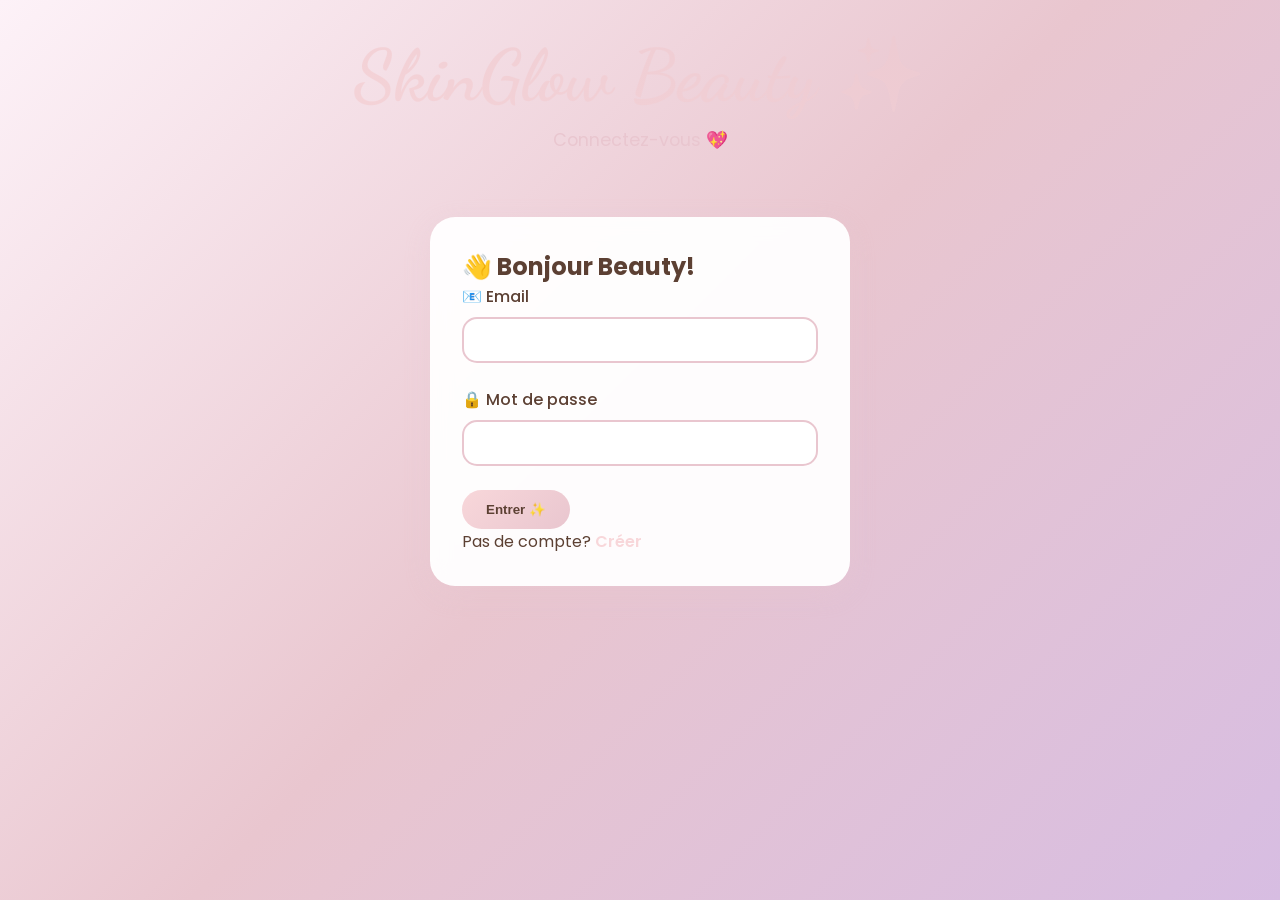
<file: index.html>
<!DOCTYPE html>
<html lang="fr">
<head>
    <meta charset="UTF-8">
    <meta name="viewport" content="width=device-width, initial-scale=1.0">
    <title>SkinGlow Beauty 💖 - App Complète IA Glow</title>
    <link href="https://fonts.googleapis.com/css2?family=Dancing+Script:wght@400;700&family=Poppins:wght@300;400;600&display=swap" rel="stylesheet">
    <style>
/* CSS complet fusionné - optimisé glow */
:root {
  --rose-elegant: #f8d7da;
  --rose-subtil: #e9c6cf;
  --mauve-doux: #d7bde2;
  --creme-clair: #fdf2f8;
  --beige-fonce: #d4af37;
  --shadow-subtil: 0 8px 25px rgba(233, 198, 207, 0.3);
}
* { margin: 0; padding: 0; box-sizing: border-box; }
body {
  font-family: 'Poppins', sans-serif;
  background: linear-gradient(135deg, var(--creme-clair), var(--rose-subtil), var(--mauve-doux));
  min-height: 100vh;
  color: #5c4033;
}
.header-glow, .header {
  text-align: center;
  padding: 2rem 0;
  cursor: pointer;
}
.header-glow h1, .header h1 {
  font-family: 'Dancing Script', cursive;
  font-size: clamp(2.5rem, 8vw, 4.5rem);
  background: linear-gradient(45deg, var(--rose-elegant), var(--rose-subtil));
  -webkit-background-clip: text;
  -webkit-text-fill-color: transparent;
  margin-bottom: 0.5rem;
}
.header-glow:hover h1, .header:hover h1 { transform: scale(1.05); transition: transform 0.3s; }
.user-info { color: var(--rose-subtil); font-size: 1.1rem; }
.logout-btn {
  position: fixed; top: 20px; right: 20px; background: var(--rose-elegant); color: #5c4033; border: none; padding: 10px 20px; border-radius: 25px; cursor: pointer; z-index: 1000;
}
.hidden { display: none; }
.glow-section { background: rgba(255,255,255,0.95); backdrop-filter: blur(10px); padding: 2rem; border-radius: 25px; margin: 1rem 0; box-shadow: var(--shadow-subtil); }
.btn { background: linear-gradient(135deg, var(--rose-elegant), var(--rose-subtil)); color: #5c4033; border: none; padding: 12px 24px; border-radius: 25px; cursor: pointer; font-weight: 600; transition: all 0.3s; }
.btn:hover { transform: translateY(-2px); box-shadow: var(--shadow-subtil); }
.form-group { margin-bottom: 1.5rem; }
label { display: block; margin-bottom: 0.5rem; font-weight: 500; }
input, select { width: 100%; padding: 12px; border: 2px solid var(--rose-subtil); border-radius: 15px; font-size: 1rem; }
input:focus, select:focus { outline: none; border-color: var(--rose-elegant); }
.nav-tabs { display: flex; gap: 1rem; justify-content: center; flex-wrap: wrap; padding: 1rem; }
.tab-btn { padding: 12px 20px; border: none; background: var(--rose-subtil); color: #5c4033; border-radius: 20px; cursor: pointer; }
.tab-btn.active { background: var(--rose-elegant); }
.tab-section { display: none; }
.tab-section.active { display: block; }
.upload-area { border: 2px dashed var(--rose-subtil); border-radius: 20px; padding: 2rem; text-align: center; cursor: pointer; }
canvas { max-width: 100%; max-height: 300px; border-radius: 15px; display: block; margin: 1rem auto; }
.results-card { background: var(--creme-clair); padding: 1.5rem; border-radius: 15px; border-left: 4px solid var(--rose-subtil); }
.products-grid { display: grid; grid-template-columns: repeat(auto-fit, minmax(280px, 1fr)); gap: 1rem; }
.product-card { background: white; padding: 1rem; border-radius: 15px; box-shadow: var(--shadow-subtil); }
table { width: 100%; border-collapse: collapse; margin: 1rem 0; }
th, td { padding: 12px; text-align: left; border-bottom: 1px solid var(--rose-subtil); }
.rating { text-align: center; margin: 1rem 0; }
.stars { font-size: 2rem; color: #ddd; cursor: pointer; margin: 0 2px; }
.stars.active { color: gold; }
#review-text, #chat-input { width: 100%; padding: 1rem; border: 2px solid var(--rose-subtil); border-radius: 15px; resize: vertical; }
.chat-input { display: flex; gap: 1rem; margin-top: 1rem; }
#chat-messages { height: 300px; overflow-y: auto; background: var(--creme-clair); border-radius: 15px; padding: 1rem; }
.message { background: white; padding: 1rem; margin-bottom: 1rem; border-radius: 15px; }
.success, .error { padding: 1rem; border-radius: 10px; margin: 1rem 0; }
.success { background: #d4edda; color: #155724; border-left: 4px solid #28a745; }
.error { background: #f8d7da; color: #721c24; border-left: 4px solid #dc3545; }
.loading { border: 3px solid #f3f3f3; border-top: 3px solid var(--rose-elegant); border-radius: 50%; width: 20px; height: 20px; animation: spin 1s linear infinite; }
@keyframes spin { 0% { transform: rotate(0deg); } 100% { transform: rotate(360deg); } }
@media (max-width: 768px) { .nav-tabs { flex-direction: column; } .filters { flex-direction: column; } }
</style>
</head>
<body>
    <header class="header-glow" onclick="showTab('analysis')">
        <h1>SkinGlow Beauty ✨</h1>
        <div class="user-info" id="userInfo">Connectez-vous 💖</div>
    </header>

    <button class="logout-btn" onclick="logout()" id="logout-btn" style="display:none;">🔓 Déconnexion</button>

    <!-- Auth/Login intégrée -->
    <div id="auth-section" class="glow-section" style="max-width: 420px; margin: 2rem auto;">
        <div id="login-form">
            <h2>👋 Bonjour Beauty!</h2>
            <form id="loginForm">
                <div class="form-group">
                    <label>📧 Email</label>
                    <input type="email" id="loginEmail" required>
                </div>
                <div class="form-group">
                    <label>🔒 Mot de passe</label>
                    <input type="password" id="loginPassword" required>
                </div>
                <button type="submit" class="btn">Entrer ✨</button>
            </form>
            <p>Pas de compte? <span onclick="toggleAuth('register')" style="color: var(--rose-elegant); cursor: pointer; font-weight: 600;">Créer</span></p>
        </div>
        <div id="register-form" class="hidden">
            <h2>💖 Rejoignez-nous</h2>
            <form id="registerForm">
                <div class="form-group">
                    <label>📧 Email</label>
                    <input type="email" id="regEmail" required>
                </div>
                <div class="form-group">
                    <label>👤 Username</label>
                    <input type="text" id="regUsername" required>
                </div>
                <div class="form-group">
                    <label>🔒 Mot de passe</label>
                    <input type="password" id="regPassword" required>
                </div>
                <button type="submit" class="btn">S'inscrire ✨</button>
            </form>
            <p>Déjà membre? <span onclick="toggleAuth('login')" style="color: var(--rose-elegant); cursor: pointer; font-weight: 600;">Login</span></p>
        </div>
        <div id="profile-form-section" class="hidden">
            <h2>💕 Complétez Profil</h2>
            <form id="profileForm">
                <div class="form-group">
                    <label>👩 Prénom</label>
                    <input type="text" id="firstName" required>
                </div>
                <div class="form-group">
                    <label>👩 Nom</label>
                    <input type="text" id="lastName" required>
                </div>
                <div class="form-group">
                    <label>🎂 Âge</label>
                    <input type="number" id="age" min="16" max="80" required>
                </div>
                <div class="form-group">
                    <label>🧪 Type peau</label>
                    <select id="skinType">
                        <option value="sèche">Sèche</option>
                        <option value="grasse">Grasse</option>
                        <option value="mixte">Mixte</option>
                        <option value="normale">Normale</option>
                        <option value="sensible">Sensible</option>
                    </select>
                </div>
                <div class="form-group">
                    <label>🎯 Problème principal</label>
                    <select id="concerns">
                        <option value="sécheresse">Sécheresse</option>
                        <option value="acné">Acné</option>
                        <option value="rides">Rides</option>
                        <option value="pores">Pores</option>
                    </select>
                </div>
                <div class="form-group">
                    <label>💫 Objectif</label>
                    <select id="goals">
                        <option value="glow">Glow ✨</option>
                        <option value="anti-aging">Anti-âge ⏳</option>
                    </select>
                </div>
                <button type="submit" class="btn">🚀 Commencer!</button>
            </form>
        </div>
    </div>

    <!-- Main App - tabs -->
    <nav class="nav-tabs" id="nav-tabs" style="display:none;">
        <button class="tab-btn active" onclick="showTab('analysis')">📸 Analyse</button>
        <button class="tab-btn" onclick="showTab('profile')">💕 Profil</button>
        <button class="tab-btn" onclick="showTab('recommendations')">🌟 Recos</button>
        <button class="tab-btn" onclick="showTab('history')">📊 Historique</button>
        <button class="tab-btn" onclick="showTab('reviews')">⭐ Avis</button>
        <button class="tab-btn" onclick="showTab('community')">💬 Chat</button>
    </nav>

    <main id="main-app" style="display:none;">
        <div class="glow-section" id="analysis-section" style="display:block;">
            <h2>📸 Analyse IA Glow</h2>
            <div class="upload-area" onclick="document.getElementById('photoInput').click()">
                <input type="file" id="photoInput" accept="image/*" style="display:none;">
                <p>📷 Selfie visage (ROI joues auto)</p>
            </div>
            <canvas id="canvas" style="display:none;"></canvas>
            <button id="analyzeBtn" class="btn" disabled>✨ Analyser</button>
            <div id="results"></div>
        </div>

        <div class="glow-section hidden" id="profile-section">
            <h2>💕 Profil Beauty</h2>
            <div id="profileData"></div>
        </div>

        <div class="glow-section hidden" id="recommendations-section">
            <h2>🌟 Recommandations</h2>
            <div id="recs"></div>
        </div>

        <div class="glow-section hidden" id="history-section">
            <h2>📊 Historique</h2>
            <div id="historyList"></div>
        </div>

        <div class="glow-section hidden" id="reviews-section">
            <h2>⭐ Avis</h2>
            <div id="reviewsList"></div>
        </div>

        <div class="glow-section hidden" id="community-section">
            <h2>💬 Communauté</h2>
            <div id="chatList"></div>
            <input id="chatMsg" placeholder="Astuce glow...">
            <button onclick="sendChat()" class="btn">💬</button>
        </div>
    </main>

    <script>
const DATA = {
  skinTones: {fair: ["Porcelaine","Ivoire"], medium: ["Beige","Doré"], dark: ["Ebène","Profond"]},
  products: [{"id":1,"name":"CeraVe Pommade Réparatrice","type":"pommade","brand":"CeraVe","tones":["all"],"types":["sèche","sensible"],"issues":["sécheresse"]}, /* ... 30 produits from data-extended-complete.json */ ],
  routines: {matin: ["Nettoyant Doux","Sérum Vit C","Crème Hydratation","SPF"], soir: ["Démaquillant Huile","Sérum Traitement","Crème Nuit","Baume Lèvres"]}
};

let currentUser = localStorage.currentUser ? JSON.parse(localStorage.glowUsers).find(u => u.id == localStorage.currentUser) : null;
let analysisResults = {};

// DOM ready
document.addEventListener('DOMContentLoaded', init);

function init() {
  loadUser();
  setupEvents();
  if (currentUser) {
    document.getElementById('auth-section').style.display = 'none';
    document.getElementById('main-app').style.display = 'block';
    document.getElementById('nav-tabs').style.display = 'flex';
    loadData();
  }
}

function setupEvents() {
  document.getElementById('loginForm').onsubmit = login;
  document.getElementById('registerForm').onsubmit = register;
  document.querySelectorAll('.tab-btn').forEach(btn => btn.onclick = e => showTab(e.target.dataset.tab || e.target.textContent.trim()));
  document.getElementById('photoInput').onchange = loadPhoto;
  document.getElementById('analyzeBtn').onclick = analyze;
  document.getElementById('profileForm').onsubmit = saveProfile;
  document.getElementById('chatMsg').onkeypress = e => e.key === 'Enter' && sendChat();
}

function toggleAuth(form) {
  document.getElementById('login-form').classList.toggle('hidden', form === 'register');
  document.getElementById('register-form').classList.toggle('hidden', form === 'login');
}

function register(e) {
  e.preventDefault();
  const user = {id: Date.now(), email: document.getElementById('regEmail').value, username: document.getElementById('regUsername').value, password: document.getElementById('regPassword').value, profileData: {}, history: [], joined: new Date().toLocaleDateString()};
  const users = JSON.parse(localStorage.getItem('glowUsers') || '[]');
  users.push(user);
  localStorage.setItem('glowUsers', JSON.stringify(users));
  localStorage.setItem('currentUser', user.id);
  currentUser = user;
  showProfileForm();
}

function login(e) {
  e.preventDefault();
  const email = document.getElementById('loginEmail').value;
  const users = JSON.parse(localStorage.getItem('glowUsers') || '[]');
  let user = users.find(u => u.email === email);
  if (!user) {
    user = {id: Date.now(), email, username: email.split('@')[0], password: '', profileData: {}, history: [], joined: new Date().toLocaleDateString()};
    users.push(user);
    localStorage.setItem('glowUsers', JSON.stringify(users));
  }
  localStorage.setItem('currentUser', user.id);
  currentUser = user;
  showProfileForm();
}

function showProfileForm() {
  document.getElementById('login-form').classList.add('hidden');
  document.getElementById('register-form').classList.add('hidden');
  document.getElementById('profile-form-section').classList.remove('hidden');
  if (currentUser.profileData.firstName) showApp();
}

function saveProfile(e) {
  e.preventDefault();
  currentUser.profileData = {
    firstName: document.getElementById('firstName').value,
    lastName: document.getElementById('lastName').value,
    age: document.getElementById('age').value,
    skinType: document.getElementById('skinType').value,
    concerns: document.getElementById('concerns').value,
    goals: document.getElementById('goals').value
  };
  const users = JSON.parse(localStorage.getItem('glowUsers') || '[]');
  const index = users.findIndex(u => u.id === currentUser.id);
  users[index] = currentUser;
  localStorage.setItem('glowUsers', JSON.stringify(users));
  showApp();
}

function showApp() {
  document.getElementById('auth-section').style.display = 'none';
  document.getElementById('main-app').style.display = 'block';
  document.getElementById('nav-tabs').style.display = 'flex';
  document.getElementById('userInfo').textContent = `Bonjour ${currentUser.username}! 💖`;
  document.getElementById('logout-btn').style.display = 'block';
  loadData();
}

function loadData() {
  document.getElementById('profileData').innerHTML = `
    <p>👋 ${currentUser.profileData.firstName || ''} ${currentUser.profileData.lastName || ''} (${currentUser.profileData.age || '?'})</p>
    <p>🧪 Peau: ${currentUser.profileData.skinType || '?'} | 🎯 ${currentUser.profileData.concerns || '?'} | 💫 ${currentUser.profileData.goals || '?'}</p>
  `;
  // Recos basées profil
  const recs = DATA.products.filter(p => 
    (!currentUser.profileData.skinType || p.types?.includes(currentUser.profileData.skinType)) &&
    (!currentUser.profileData.issues || p.issues?.includes(currentUser.profileData.concerns))
  ).slice(0,6);
  document.getElementById('recs').innerHTML = recs.map(p => `<div class="product-card"><h4>${p.name}</h4><p>${p.brand}</p></div>`).join('');
}

function showTab(id) {
  document.querySelectorAll('.tab-section').forEach(s => s.style.display = 'none');
  document.getElementById(id + '-section').style.display = 'block';
  document.querySelectorAll('.tab-btn').forEach(b => b.classList.remove('active'));
  event.target.classList.add('active');
}

function loadPhoto(e) {
  const file = e.target.files[0];
  const img = new Image();
  img.onload = () => {
    const canvas = document.getElementById('canvas');
    canvas.width = img.width;
    canvas.height = img.height;
    canvas.getContext('2d').drawImage(img, 0, 0);
    canvas.style.display = 'block';
    document.getElementById('analyzeBtn').disabled = false;
  };
  img.src = URL.createObjectURL(file);
}

function analyze() {
  const canvas = document.getElementById('canvas');
  const ctx = canvas.getContext('2d');
  const imageData = ctx.getImageData(canvas.width*0.35, canvas.height*0.25, canvas.width*0.3, canvas.height*0.3);
  const stats = getStats(imageData);
  analysisResults = {
    teint: stats.avgH > 30 && stats.avgH < 60 ? 'chaud' : 'froid',
    type: stats.variance > 0.02 ? 'mixte' : 'normale',
    issues: stats.variance > 0.05 ? ['texture'] : []
  };
  document.getElementById('results').innerHTML = `
    <h3>✨ Résultats IA</h3>
    <p>Teint: <strong>${analysisResults.teint}</strong></p>
    <p>Type: <strong>${analysisResults.type}</strong></p>
    <p>Issues: <strong>${analysisResults.issues.join(', ')}</strong></p>
  `;
}

function getStats(imageData) {
  let h=0, s=0, v=0, variance=0, count=0, hs = [];
  const data = imageData.data;
  for (let i = 0; i < data.length; i += 4) {
    const r = data[i]/255, g = data[i+1]/255, b = data[i+2]/255;
    const [hue, sat] = rgbToHsv(r,g,b);
    hs.push(hue);
    h += hue; s += sat; count++;
  }
  const avgH = h/count;
  variance = hs.reduce((a,b) => a + Math.pow(b - avgH,2), 0) / count;
  return {avgH, variance};
}

function rgbToHsv(r,g,b) {
  const max = Math.max(r,g,b), min = Math.min(r,g,b);
  let h = 0, s = 0;
  if (max !== min) {
    const d = max - min;
    s = d / max;
    switch (max) {
      case r: h = (g - b) / d + (g < b ? 6 : 0); break;
      case g: h = (b - r) / d + 2; break;
      case b: h = (r - g) / d + 4; break;
    }
    h /= 6;
  }
  return [h*360, s];
}

function sendChat() {
  const msg = document.getElementById('chatMsg').value.trim();
  if (msg) {
    const chats = JSON.parse(localStorage.chat || '[]');
    chats.unshift({msg, user: currentUser.username, time: new Date().toLocaleTimeString()});
    localStorage.chat = JSON.stringify(chats.slice(0,50));
    document.getElementById('chatMsg').value = '';
    loadChat();
  }
}

function loadChat() {
  const chats = JSON.parse(localStorage.chat || '[]');
  document.getElementById('chatList').innerHTML = chats.slice(0,10).map(c => `<div><strong>${c.user}:</strong> ${c.msg} <small>${c.time}</small></div>`).join('');
}

function logout() {
  localStorage.removeItem('currentUser');
  location.reload();
}

// Hashchange for SPA tabs
window.onhashchange = () => showTab(location.hash.slice(1) || 'analysis');

// Initial tab from hash
showTab(location.hash.slice(1) || 'analysis');
    </script>
</body>
</html>
</file>
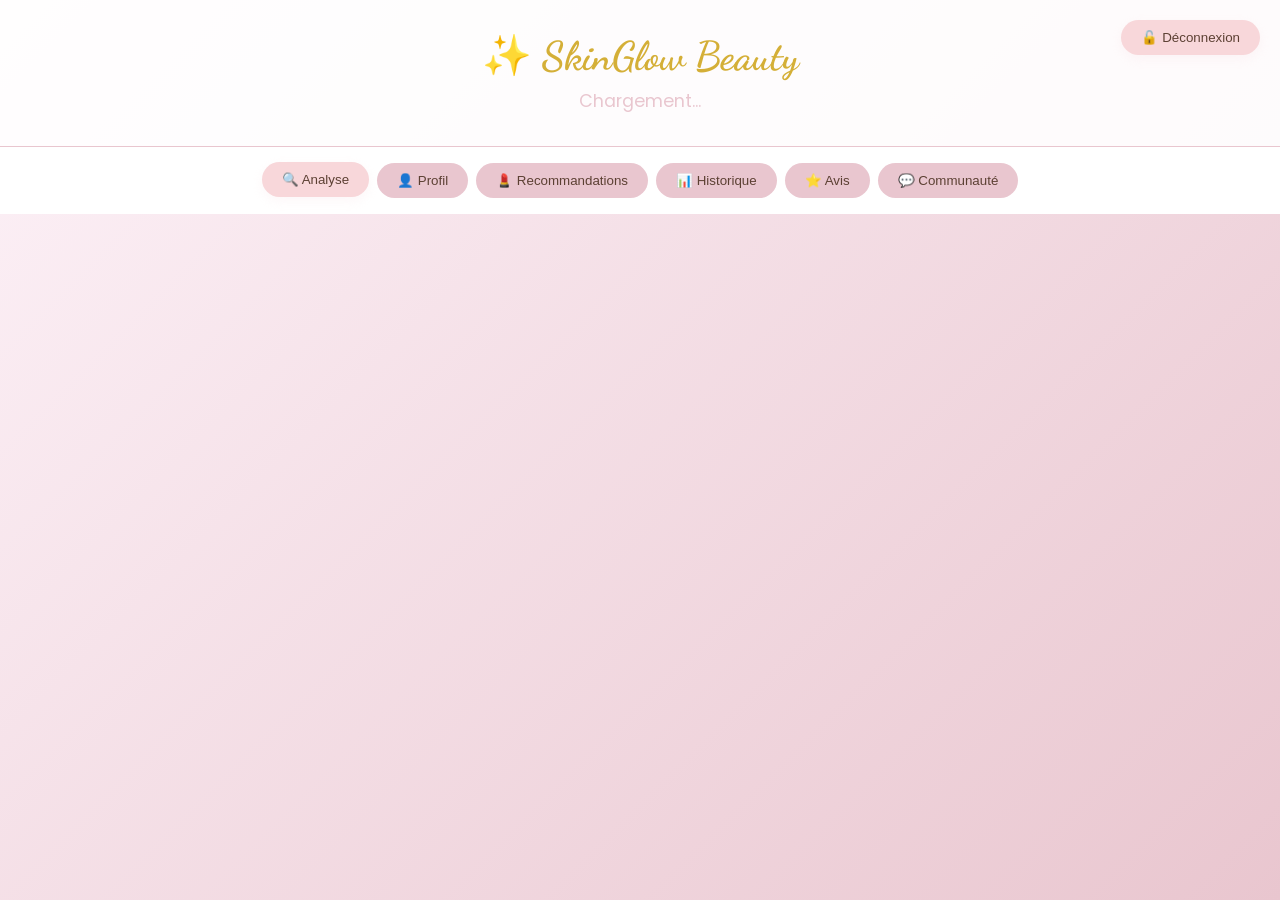
<file: app.html>
<!DOCTYPE html>
<html lang="fr">
<head>
    <meta charset="UTF-8">
    <meta name="viewport" content="width=device-width, initial-scale=1.0">
    <title>SkinGlow Beauty - Tableau de bord</title>
    <style>
@import url('https://fonts.googleapis.com/css2?family=Dancing+Script:wght@400;700&family=Poppins:wght@300;400;600&display=swap');
:root {
  --rose-elegant: #f8d7da;
  --rose-subtil: #e9c6cf;
  --mauve-doux: #d7bde2;
  --creme-clair: #fdf2f8;
  --beige-nude: #f5f5dc;
  --beige-fonce: #d4af37;
  --shadow-subtil: 0 4px 12px rgba(244, 215, 218, 0.2);
}
* { margin: 0; padding: 0; box-sizing: border-box; }
body {
  font-family: 'Poppins', sans-serif;
  background: linear-gradient(135deg, var(--creme-clair), var(--rose-subtil));
  min-height: 100vh;
  color: #5c4033;
}
.header {
  text-align: center;
  padding: 2rem;
  background: rgba(255,255,255,0.9);
  border-bottom: 1px solid var(--rose-subtil);
}
.header h1 {
  font-family: 'Dancing Script', cursive;
  font-size: 2.5rem;
  color: var(--beige-fonce);
  margin-bottom: 0.5rem;
}
.user-info {
  color: var(--rose-subtil);
  font-size: 1.1rem;
}
.nav-tabs {
  display: flex;
  gap: 0.5rem;
  justify-content: center;
  flex-wrap: wrap;
  padding: 1rem;
  background: white;
  margin-bottom: 1rem;
}
.tab-btn {
  padding: 10px 20px;
  border: none;
  background: var(--rose-subtil);
  color: #5c4033;
  border-radius: 20px;
  cursor: pointer;
  transition: all 0.3s;
  font-weight: 500;
}
.tab-btn.active, .tab-btn:hover {
  background: var(--rose-elegant);
  transform: translateY(-1px);
  box-shadow: var(--shadow-subtil);
}
.tab-content {
  display: none;
  padding: 2rem;
  max-width: 1000px;
  margin: 0 auto;
}
.tab-content.active {
  display: block;
}
.tab-section {
  background: rgba(255,255,255,0.9);
  border-radius: 20px;
  padding: 2rem;
  box-shadow: var(--shadow-subtil);
  margin-bottom: 2rem;
}
h2 {
  font-family: 'Dancing Script', cursive;
  color: var(--rose-elegant);
  text-align: center;
  margin-bottom: 1.5rem;
}
.upload-area {
  border: 2px dashed var(--rose-subtil);
  border-radius: 20px;
  padding: 2rem;
  text-align: center;
  cursor: pointer;
  transition: all 0.3s;
  margin: 1rem 0;
}
.upload-area:hover {
  border-color: var(--rose-elegant);
  background: var(--creme-clair);
}
.photo-btn {
  background: linear-gradient(135deg, var(--rose-elegant), var(--rose-subtil));
  color: #5c4033;
  padding: 1rem 2rem;
  border-radius: 25px;
  font-family: 'Dancing Script', cursive;
  font-size: 1.2rem;
  cursor: pointer;
  display: inline-block;
  transition: all 0.3s;
  box-shadow: var(--shadow-subtil);
}
.photo-btn:hover {
  transform: translateY(-2px);
}
canvas {
  max-width: 100%;
  max-height: 300px;
  border-radius: 15px;
  margin: 1rem auto;
  display: block;
}
.results-card {
  background: var(--creme-clair);
  padding: 1.5rem;
  border-radius: 15px;
  border-left: 4px solid var(--rose-subtil);
}
.filters {
  display: flex;
  gap: 1rem;
  flex-wrap: wrap;
  justify-content: center;
  margin: 1.5rem 0;
}
select, button {
  padding: 10px 15px;
  border: 2px solid var(--rose-subtil);
  border-radius: 20px;
  background: white;
  cursor: pointer;
  transition: all 0.3s;
}
select:hover, button:hover {
  border-color: var(--rose-elegant);
  transform: translateY(-1px);
}
.products-grid {
  display: grid;
  grid-template-columns: repeat(auto-fit, minmax(280px, 1fr));
  gap: 1.5rem;
}
.product-card {
  background: white;
  padding: 1.5rem;
  border-radius: 20px;
  box-shadow: var(--shadow-subtil);
  transition: transform 0.3s;
}
.product-card:hover {
  transform: translateY(-5px);
}
table {
  width: 100%;
  border-collapse: collapse;
  margin-top: 1rem;
}
th, td {
  padding: 12px;
  text-align: left;
  border-bottom: 1px solid var(--rose-subtil);
}
th {
  background: var(--rose-subtil);
  color: #5c4033;
}
.rating {
  text-align: center;
  margin: 1rem 0;
}
.stars {
  font-size: 2rem;
  color: #e2e8f0;
  cursor: pointer;
  margin: 0 5px;
  transition: color 0.2s;
}
.stars.active {
  color: #fbbf24;
}
#review-text {
  width: 100%;
  min-height: 100px;
  padding: 1rem;
  border: 2px solid var(--rose-subtil);
  border-radius: 15px;
  margin: 1rem 0;
  resize: vertical;
  font-family: inherit;
}
#chat-messages {
  height: 300px;
  overflow-y: auto;
  background: var(--creme-clair);
  border-radius: 15px;
  padding: 1rem;
  margin-bottom: 1rem;
  border: 2px solid var(--rose-subtil);
}
.message {
  background: white;
  padding: 1rem;
  margin-bottom: 1rem;
  border-radius: 20px;
  box-shadow: var(--shadow-subtil);
}
.chat-input {
  display: flex;
  gap: 1rem;
}
#chat-input {
  flex: 1;
  padding: 12px;
  border: 2px solid var(--rose-subtil);
  border-radius: 25px;
  font-family: inherit;
}
.logout-btn {
  position: fixed;
  top: 20px;
  right: 20px;
  background: var(--rose-elegant);
  color: #5c4033;
  border: none;
  padding: 10px 20px;
  border-radius: 25px;
  cursor: pointer;
  box-shadow: var(--shadow-subtil);
}
@media (max-width: 768px) {
  .nav-tabs { flex-direction: column; align-items: center; }
  .filters { flex-direction: column; }
}
    </style>
</head>
<body>
    <button class="logout-btn" onclick="logout()">🔓 Déconnexion</button>
    
    <header class="header">
        <h1>✨ SkinGlow Beauty</h1>
        <div class="user-info" id="userInfo">Chargement...</div>
    </header>

    <nav class="nav-tabs">
        <button class="tab-btn active" onclick="showTab('analysis')">🔍 Analyse</button>
        <button class="tab-btn" onclick="showTab('profile')">👤 Profil</button>
        <button class="tab-btn" onclick="showTab('recommendations')">💄 Recommandations</button>
        <button class="tab-btn" onclick="showTab('history')">📊 Historique</button>
        <button class="tab-btn" onclick="showTab('reviews')">⭐ Avis</button>
        <button class="tab-btn" onclick="showTab('community')">💬 Communauté</button>
    </nav>

    <div class="tab-content">
        <section id="analysis-section" class="tab-section active">
            <h2>Analyse votre peau</h2>
            <div class="upload-area">
                <input type="file" id="photo-input" accept="image/*" style="display:none;">
                <label for="photo-input" class="photo-btn">📷 Prendre photo visage</label>
            </div>
            <canvas id="analysis-canvas" style="display:none;"></canvas>
            <button id="analyze-btn" disabled class="btn">Analyser IA</button>
            <div id="analysis-results" class="results-card" style="display:none;"></div>
        </section>

        <section id="profile-section" class="tab-section">
            <h2>Votre profil personnalisé</h2>
            <form id="profile-form">
                <div class="form-group">
                    <label>Objectifs:</label>
                    <select id="goals">
                        <option value="hydrate">💧 Hydratation</option>
                        <option value="anti-aging">⏳ Anti-âge</option>
                        <option value="brighten">✨ Éclat</option>
                        <option value="acne_control">🎯 Anti-acné</option>
                        <option value="general">⚖️ Équilibré</option>
                    </select>
                </div>
                <button type="submit" class="btn">💾 Sauvegarder</button>
            </form>
            <div id="profile-display" class="results-card"></div>
        </section>

        <section id="recommendations-section" class="tab-section">
            <h2>🎁 Recommandations personnalisées</h2>
            <div class="filters">
                <select id="price-filter">
                    <option value="">💰 Tous prix</option>
                    <option value="low">€ Budget</option>
                    <option value="medium">€€ Moyen</option>
                    <option value="high">€€€ Premium</option>
                </select>
                <select id="brand-filter">
                    <option value="">🏷️ Toutes marques</option>
                    <option value="CeraVe">CeraVe</option>
                    <option value="La Roche-Posay">La Roche</option>
                </select>
                <button id="apply-filters" class="btn">🔍 Filtrer</button>
            </div>
            <div id="products-list" class="products-grid"></div>
        </section>

        <section id="history-section" class="tab-section">
            <h2>📈 Votre historique</h2>
            <table id="history-table">
                <thead>
                    <tr>
                        <th>Date</th>
                        <th>Teint</th>
                        <th>Type</th>
                        <th>Problèmes</th>
                        <th>Action</th>
                    </tr>
                </thead>
                <tbody></tbody>
            </table>
        </section>

        <section id="reviews-section" class="tab-section">
            <h2>⭐ Vos avis produits</h2>
            <div class="rating">
                <span class="stars" onclick="setRating(1)">★</span>
                <span class="stars" onclick="setRating(2)">★</span>
                <span class="stars" onclick="setRating(3)">★</span>
                <span class="stars" onclick="setRating(4)">★</span>
                <span class="stars" onclick="setRating(5)">★</span>
                <span id="current-rating"></span>/5
            </div>
            <textarea id="review-text" placeholder="Votre avis sur un produit..."></textarea>
            <button onclick="submitReview()" class="btn">📝 Publier</button>
            <div id="reviews-list"></div>
        </section>

        <section id="community-section" class="tab-section">
            <h2>💬 Communauté beauté</h2>
            <div id="chat-messages"></div>
            <div class="chat-input">
                <input id="chat-input" placeholder="Partagez astuces/résultats...">
                <button onclick="sendMessage()" class="btn">💬 Envoyer</button>
            </div>
        </section>
    </div>

    <script>
const DATA = {
  products: [
    {"name":"CeraVe Pommade","brand":"CeraVe","price":"€12","type":"pommade","for":["sèche"],"issues":["sécheresse"]},
    {"name":"La Roche Cicaplast","brand":"La Roche","price":"€15","type":"baume","for":["sensible"],"issues":["rougeurs"]},
    {"name":"Paula BHA 2%","brand":"Paula's","price":"€35","type":"gommage","for":["grasse"],"issues":["pores"]},
    {"name":"The Ordinary Salicylic","brand":"Ordinary","price":"€8","type":"exfoliant","for":["grasse"],"issues":["acné"]}
  ]
};

let analysis = {teint: 'medium', type: 'mixte', issues: []};
let profileData = {goals: 'general', history: []};
let currentRating = 0;
let canvas, ctx;

document.addEventListener('DOMContentLoaded', initApp);

function initApp() {
  canvas = document.getElementById('analysis-canvas');
  ctx = canvas.getContext('2d');
  loadLocalData();
  setupEvents();
  showTab('analysis');
  updateUserInfo();
}

function setupEvents() {
  document.getElementById('photo-input').onchange = e => loadImage(e.target.files[0]);
  document.getElementById('analyze-btn').onclick = analyzeImage;
  document.getElementById('profile-form').onsubmit = saveProfile;
  document.getElementById('apply-filters').onclick = applyFilters;
  document.getElementById('chat-input').addEventListener('keypress', e => e.key === 'Enter' && sendMessage());
}

function loadLocalData() {
  const savedProfile = localStorage.getItem('glowProfile');
  if (savedProfile) profileData = JSON.parse(savedProfile);
  renderHistory();
  updateRecos();
  loadReviews();
  loadMessages();
}

function loadImage(file) {
  const img = new Image();
  img.onload = () => {
    canvas.width = img.width;
    canvas.height = img.height;
    ctx.drawImage(img, 0, 0);
    canvas.style.display = 'block';
    document.getElementById('analyze-btn').disabled = false;
  };
  img.src = URL.createObjectURL(file);
}

function analyzeImage() {
  // Simulate ROI center
  const w = canvas.width * 0.3, h = canvas.height * 0.3;
  const x = (canvas.width - w)/2, y = (canvas.height - h)/2;
  const imageData = ctx.getImageData(x, y, w, h);
  const stats = getImageStats(imageData);
  
  analysis = {
    teint: stats.avgBright > 0.7 ? 'clair' : stats.avgBright > 0.4 ? 'moyen' : 'foncé',
    type: stats.avgSat > 0.4 ? 'grasse' : 'sèche',
    issues: stats.variance > 0.2 ? ['texture'] : []
  };
  
  showAnalysisResults();
  updateRecos();
}

function getImageStats(imageData) {
  let r=0, g=0, b=0, bright=0, sat=0, count=0, variance=0;
  const pixels = imageData.data;
  let brightnesses = [];
  
  for (let i = 0; i < pixels.length; i += 4) {
    const R = pixels[i]/255, G = pixels[i+1]/255, B = pixels[i+2]/255;
    const avg = (R+G+B)/3;
    brightnesses.push(avg);
    bright += avg;
    sat += avg > 0 ? 1 - Math.abs(R-G) + Math.abs(R-B) + Math.abs(G-B) : 0;
    count++;
  }
  
  // Variance
  const mean = bright/count;
  variance = brightnesses.reduce((sum, b) => sum + Math.pow(b-mean, 2), 0) / count;
  
  return { avgBright: mean, avgSat: sat/count, variance };
}

function showAnalysisResults() {
  document.getElementById('analysis-results').style.display = 'block';
  document.getElementById('analysis-results').innerHTML = `
    <h3>Résultats IA:</h3>
    <div style="font-size:1.2rem; margin:1rem 0;">
      🎨 <strong>Teint:</strong> ${analysis.teint}<br>
      🧪 <strong>Type:</strong> ${analysis.type}<br>
      ⚠️ <strong>Problèmes:</strong> ${analysis.issues.join(', ') || 'Aucun'}
    </div>
  `;
}

function saveProfile(e) {
  e.preventDefault();
  profileData.goals = document.getElementById('goals').value;
  profileData.history.unshift({
    date: new Date().toLocaleDateString(),
    teint: analysis.teint,
    type: analysis.type,
    issues: analysis.issues
  });
  profileData.history = profileData.history.slice(0,20);
  localStorage.setItem('glowProfile', JSON.stringify(profileData));
  document.getElementById('profile-display').innerHTML = `
    <h4>Votre profil:</h4>
    <p>🎯 Objectif: <strong>${profileData.goals}</strong></p>
    <p>📈 Analyses: <strong>${profileData.history.length}</strong></p>
  `;
  renderHistory();
}

function applyFilters() {
  const price = document.getElementById('price-filter').value;
  const brand = document.getElementById('brand-filter').value;
  let filtered = DATA.products;
  
  if (price) filtered = filtered.filter(p => p.price.includes(price[0]));
  if (brand) filtered = filtered.filter(p => p.brand.includes(brand));
  
  renderProducts(filtered);
}

function renderProducts(products) {
  document.getElementById('products-list').innerHTML = products.map(p => `
    <div class="product-card">
      <h4>${p.name}</h4>
      <p>${p.price} - ${p.brand}</p>
      <p><em>${p.utilite || p.for.join(', ')}</em></p>
    </div>
  `).join('');
}

function renderHistory() {
  const tbody = document.querySelector('#history-table tbody');
  tbody.innerHTML = profileData.history.slice(0,10).map(h => `
    <tr>
      <td>${h.date}</td>
      <td>${h.teint}</td>
      <td>${h.type}</td>
      <td>${h.issues.join(', ') || 'OK'}</td>
      <td><button onclick="deleteHistory(${profileData.history.indexOf(h)})" style="padding:4px 8px; font-size:0.8rem;">🗑️</button></td>
    </tr>
  `).join('');
}

function deleteHistory(index) {
  profileData.history.splice(index, 1);
  localStorage.setItem('glowProfile', JSON.stringify(profileData));
  renderHistory();
}

function setRating(rating) {
  currentRating = rating;
  document.querySelectorAll('.stars').forEach((s,i) => s.classList.toggle('active', i < rating));
  document.getElementById('current-rating').textContent = rating;
}

function submitReview() {
  const text = document.getElementById('review-text').value.trim();
  if (currentRating && text) {
    const reviews = JSON.parse(localStorage.glowReviews || '[]');
    reviews.unshift({rating: currentRating, text, date: new Date().toLocaleDateString()});
    localStorage.glowReviews = JSON.stringify(reviews.slice(0,20));
    document.getElementById('review-text').value = '';
    currentRating = 0;
    loadReviews();
  }
}

function loadReviews() {
  const reviews = JSON.parse(localStorage.glowReviews || '[]');
  document.getElementById('reviews-list').innerHTML = reviews.map(r => `
    <div class="review">
      <div>${'★'.repeat(r.rating)}${'☆'.repeat(5-r.rating)} (${r.rating}/5)</div>
      <p>${r.text}</p>
      <small>${r.date}</small>
    </div>
  `).join('');
}

function sendMessage() {
  const text = document.getElementById('chat-input').value.trim();
  if (text) {
    const messages = JSON.parse(localStorage.glowMessages || '[]');
    messages.unshift({text, time: new Date().toLocaleTimeString([],{hour:'2-digit', minute:'2-digit'})});
    localStorage.glowMessages = JSON.stringify(messages.slice(0,50));
    document.getElementById('chat-input').value = '';
    loadMessages();
  }
}

function loadMessages() {
  const messages = JSON.parse(localStorage.glowMessages || '[]');
  document.getElementById('chat-messages').innerHTML = messages.slice(0,15).map(m => `
    <div class="message">
      <p>${m.text}</p>
      <small>${m.time}</small>
    </div>
  `).join('');
  document.getElementById('chat-messages').scrollTop = 0;
}

function showTab(tab) {
  document.querySelectorAll('.tab-section, .tab-btn').forEach(el => el.classList.remove('active'));
  document.querySelector(`[onclick="showTab('${tab}')"]`).classList.add('active');
  document.getElementById(tab + '-section').classList.add('active');
}

function updateUserInfo() {
  const userId = localStorage.currentUser;
  if (userId) {
    const users = JSON.parse(localStorage.glowUsers || '[]');
    const user = users.find(u => u.id == userId);
    if (user) {
      document.getElementById('userInfo').textContent = `Bonjour ${user.username}! ✨`;
    }
  }
}

function logout() {
  if (confirm('Déconnexion?')) {
    localStorage.removeItem('currentUser');
    window.top.location.href = 'login.html';
  }
}

// Initial renders
updateRecos();
    <script src="navigation.js"></script>
</body>
</html>
</file>
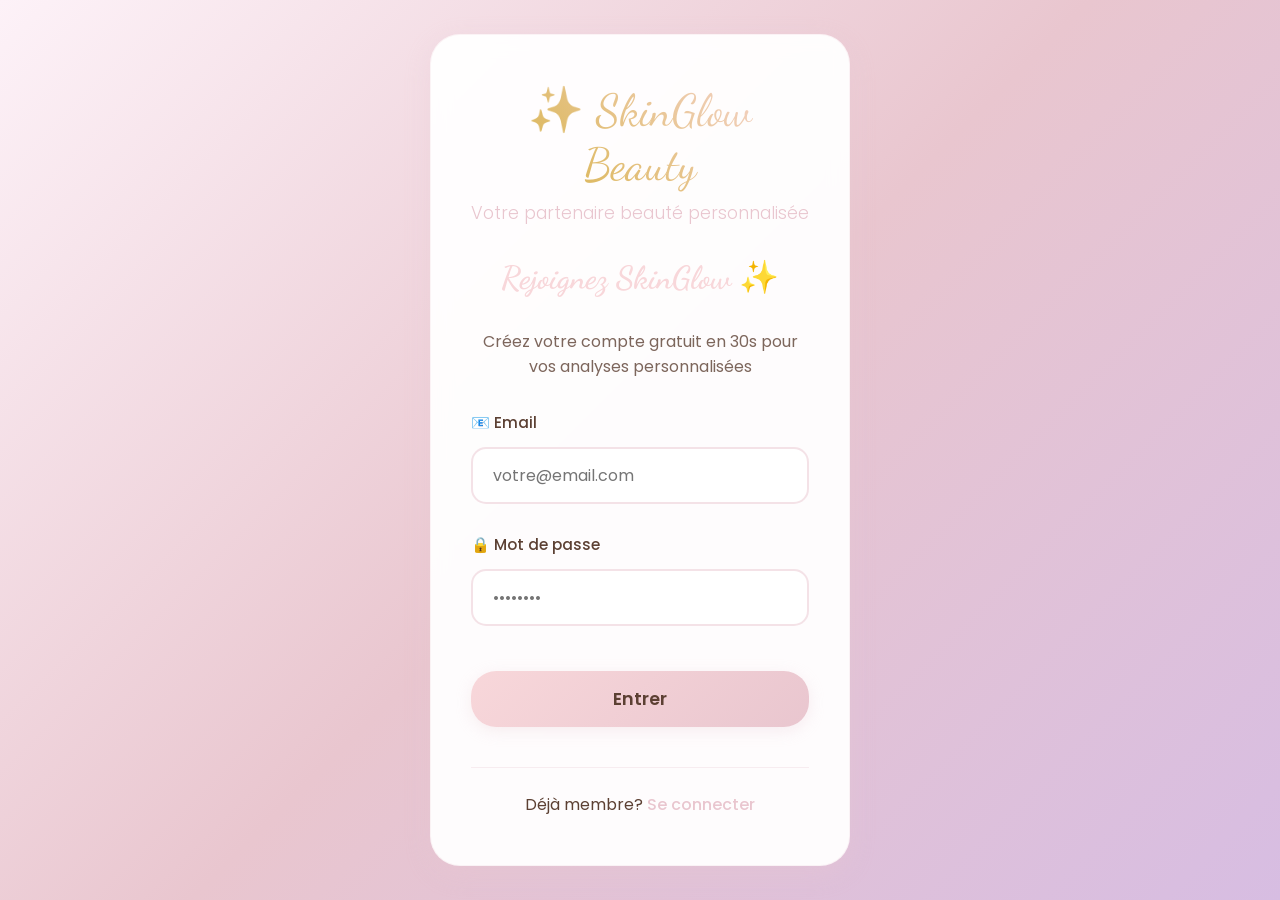
<file: index-complete.html>
<!DOCTYPE html>
<html lang="fr">
<head>
    <meta charset="UTF-8">
    <meta name="viewport" content="width=device-width, initial-scale=1.0">
    <title>SkinGlow Beauty 💖 - Analyse IA & Recos Personnalisées</title>
    <link href="https://fonts.googleapis.com/css2?family=Dancing+Script:wght@400;700&family=Poppins:wght@300;400;600&display=swap" rel="stylesheet">
    <link rel="stylesheet" href="style.css">
</head>
<body>
    <button class="logout-btn" onclick="logout()" id="logout-btn" style="display:none;">🔓 Déconnexion</button>
    
    <header class="header-glow">
        <h1>SkinGlow Beauty ✨</h1>
        <div class="user-info" id="userInfo">Connectez-vous pour commencer 💖</div>
    </header>

    <nav class="nav-tabs" id="nav-tabs" style="display:none;">
        <button class="tab-btn active" onclick="showTab('analysis')">📸 Analyse Glow</button>
        <button class="tab-btn" onclick="showTab('profile')">💕 Profil</button>
        <button class="tab-btn" onclick="showTab('recommendations')">🌟 Recommandations</button>
        <button class="tab-btn" onclick="showTab('history')">📊 Historique</button>
        <button class="tab-btn" onclick="showTab('reviews')">⭐ Avis</button>
        <button class="tab-btn" onclick="showTab('community')">💬 Communauté</button>
    </nav>

    <main id="main-content">
        <!-- Login prompt if not auth -->
        <div id="login-prompt" class="glow-section">
            <h2>🔐 Accès Réservé</h2>
            <p>Connectez-vous pour débloquer l'analyse IA, votre profil personnalisé et les recommandations magiques!</p>
            <a href="login.html" class="btn" style="display:inline-block;">Se Connecter ✨</a>
        </div>

        <!-- Tab content -->
        <div class="tab-content" id="tab-content" style="display:none;">
            <section id="analysis-section" class="tab-section active glow-section">
                <h2>📸 Mon Glow Analysis</h2>
                <div class="upload-area" onclick="document.getElementById('photo-input').click()">
                    <input type="file" id="photo-input" accept="image/*" capture="user">
                    <div class="upload-icon">📸</div>
                    <p>Upload ton selfie glowy (clique joues pour ROI rose)</p>
                </div>
                <canvas id="analysis-canvas"></canvas>
                <button id="analyze-btn" class="btn" disabled>✨ Analyser Mon Teint IA</button>
                <div id="analysis-results" class="results-card"></div>
            </section>

            <section id="profile-section" class="tab-section glow-section">
                <h2>💕 Mon Profil Rosé</h2>
                <form id="profile-form">
                    <div class="form-group">
                        <label id="goals-label">Objectif Beauty:</label>
                        <select id="goals">
                            <option value="glow">Glow Magique ✨</option>
                            <option value="anti-aging">Youthful 💖</option>
                            <option value="purete">Pureté Pure 🌸</option>
                            <option value="eclat">Éclat Rosé 💫</option>
                            <option value="hydrate">Hydratation 💧</option>
                        </select>
                    </div>
                    <button type="submit" class="btn">💾 Save My Glow</button>
                </form>
                <div id="profile-display" class="results-card"></div>
            </section>

            <section id="recommendations-section" class="tab-section glow-section">
                <h2>🌟 Mes Recos Magiques</h2>
                <div class="filters">
                    <select id="price-filter">
                        <option value="">Tous Budgets 💸</option>
                        <option value="low">💸 Budget</option>
                        <option value="medium">💰 Moyen</option>
                        <option value="high">💎 Luxe</option>
                    </select>
                    <select id="brand-filter">
                        <option value="">Toutes Marques</option>
                        <option value="CeraVe">CeraVe</option>
                        <option value="La Roche-Posay">La Roche</option>
                        <option value="Glossier">Glossier</option>
                        <option value="Dior">Dior</option>
                    </select>
                    <button id="apply-filters" class="btn">Filtrer ✨</button>
                </div>
                <div id="routine-display">
                    <h3>🌅 Morning Glow Ritual</h3>
                    <ol id="morning-routine"></ol>
                    <h3>🌙 Evening Beauty Magic</h3>
                    <ol id="evening-routine"></ol>
                </div>
                <div id="products-list" class="products-grid"></div>
            </section>

            <section id="history-section" class="tab-section glow-section">
                <h2>📊 Mon Journey Glow</h2>
                <table id="history-table">
                    <thead>
                        <tr>
                            <th>Date ✨</th>
                            <th>Teint</th>
                            <th>Sous-ton</th>
                            <th>Type</th>
                            <th>Issues</th>
                        </tr>
                    </thead>
                    <tbody></tbody>
                </table>
                <button id="clear-history" class="btn">🪄 Reset Journey</button>
            </section>

            <section id="reviews-section" class="tab-section glow-section">
                <h2>⭐ Mes Avis Produits</h2>
                <div class="rating">
                    <span class="stars" onclick="setRating(1)">★</span>
                    <span class="stars" onclick="setRating(2)">★</span>
                    <span class="stars" onclick="setRating(3)">★</span>
                    <span class="stars" onclick="setRating(4)">★</span>
                    <span class="stars" onclick="setRating(5)">★</span>
                    <span id="current-rating"></span>/5
                </div>
                <textarea id="review-text" placeholder="Ton avis sur un produit..."></textarea>
                <button onclick="submitReview()" class="btn">📝 Publier Avis</button>
                <div id="reviews-list" class="results-card"></div>
            </section>

            <section id="community-section" class="tab-section glow-section">
                <h2>💬 Communauté Beauty</h2>
                <div id="chat-messages"></div>
                <div class="chat-input">
                    <input id="chat-input" placeholder="Partage astuces glow...">
                    <button onclick="sendMessage()" class="btn">💬 Envoyer</button>
                </div>
            </section>
        </div>
    </main>

    <script src="script.js"></script>
    <script src="navigation.js"></script>
    <script>
        // Tab system from app.html
        function showTab(tab) {
            document.querySelectorAll('.tab-section, .tab-btn').forEach(el => el.classList.remove('active'));
            document.querySelector(`[onclick="showTab('${tab}')"]`).classList.add('active');
            document.getElementById(tab + '-section').classList.add('active');
        }

        // Reviews/Chat from app.html (user-specific)
        let currentRating = 0;
        function setRating(rating) {
            currentRating = rating;
            document.querySelectorAll('.stars').forEach((s,i) => s.classList.toggle('active', i < rating));
            document.getElementById('current-rating').textContent = ` ${rating}`;
        }

        function submitReview() {
            const text = document.getElementById('review-text').value.trim();
            if (currentRating && text) {
                const userId = localStorage.currentUser;
                const reviews = JSON.parse(localStorage.getItem(`glowReviews_${userId}`) || '[]');
                reviews.unshift({rating: currentRating, text, date: new Date().toLocaleDateString()});
                localStorage.setItem(`glowReviews_${userId}`, JSON.stringify(reviews.slice(0,20)));
                document.getElementById('review-text').value = '';
                currentRating = 0;
                loadReviews();
            }
        }

        function loadReviews() {
            const userId = localStorage.currentUser;
            const reviews = JSON.parse(localStorage.getItem(`glowReviews_${userId}`) || '[]');
            document.getElementById('reviews-list').innerHTML = reviews.map(r => `
                <div class="review">
                    <div>${'★'.repeat(r.rating)}${'☆'.repeat(5-r.rating)} (${r.rating}/5)</div>
                    <p>${r.text}</p>
                    <small>${r.date}</small>
                </div>
            `).join('');
        }

        function sendMessage() {
            const text = document.getElementById('chat-input').value.trim();
            if (text) {
                const userId = localStorage.currentUser;
                const messages = JSON.parse(localStorage.getItem(`glowMessages_${userId}`) || '[]');
                messages.unshift({text, time: new Date().toLocaleTimeString([],{hour:'2-digit', minute:'2-digit'})});
                localStorage.setItem(`glowMessages_${userId}`, JSON.stringify(messages.slice(0,50)));
                document.getElementById('chat-input').value = '';
                loadMessages();
            }
        }

        function loadMessages() {
            const userId = localStorage.currentUser;
            const messages = JSON.parse(localStorage.getItem(`glowMessages_${userId}`) || '[]');
            document.getElementById('chat-messages').innerHTML = messages.slice(0,15).map(m => `
                <div class="message">
                    <p>${m.text}</p>
                    <small>${m.time}</small>
                </div>
            `).join('');
            document.getElementById('chat-messages').scrollTop = 0;
        }

        function logout() {
            if (confirm('Déconnexion?')) {
                localStorage.removeItem('currentUser');
                location.reload();
            }
        }

        // Check auth & init
        document.addEventListener('DOMContentLoaded', () => {
            const userId = localStorage.currentUser;
            if (userId) {
                const users = JSON.parse(localStorage.glowUsers || '[]');
                const user = users.find(u => u.id == userId);
                if (user) {
                    document.getElementById('userInfo').textContent = `Bonjour ${user.username}! ✨`;
                    document.getElementById('logout-btn').style.display = 'block';
                    document.getElementById('nav-tabs').style.display = 'flex';
                    document.getElementById('tab-content').style.display = 'block';
                    document.getElementById('login-prompt').style.display = 'none';
                    loadReviews();
                    loadMessages();
                }
            }
        });
    </script>
</body>
</html>
</file>
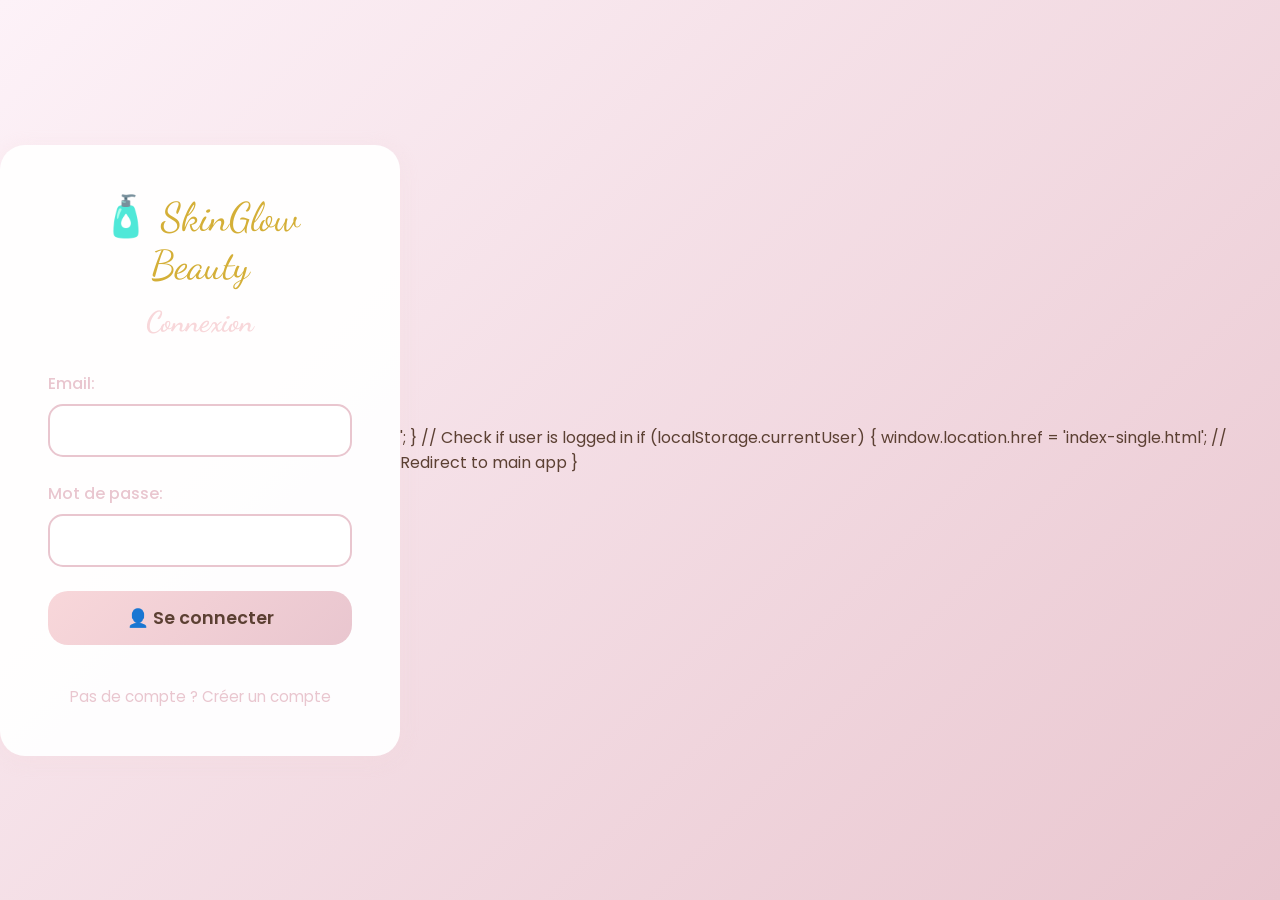
<file: index-single.html>
<!DOCTYPE html>
<html lang="fr">
<head>
    <meta charset="UTF-8">
    <meta name="viewport" content="width=device-width, initial-scale=1.0">
    <title>SkinGlow Beauty - Connexion</title>
    <style>
@import url('https://fonts.googleapis.com/css2?family=Dancing+Script:wght@400;700&family=Poppins:wght@300;400;600&display=swap');
:root {
  --rose-elegant: #f8d7da;
  --rose-subtil: #e9c6cf;
  --creme-clair: #fdf2f8;
  --beige-fonce: #d4af37;
  --shadow-subtil: 0 4px 20px rgba(244, 215, 218, 0.3);
}
* {
  margin: 0;
  padding: 0;
  box-sizing: border-box;
}
body {
  font-family: 'Poppins', sans-serif;
  background: linear-gradient(135deg, var(--creme-clair), var(--rose-subtil));
  min-height: 100vh;
  display: flex;
  align-items: center;
  justify-content: center;
  color: #5c4033;
}
.login-container {
  background: rgba(255,255,255,0.95);
  padding: 3rem;
  border-radius: 25px;
  box-shadow: var(--shadow-subtil);
  max-width: 400px;
  width: 90%;
  text-align: center;
}
.logo {
  font-family: 'Dancing Script', cursive;
  font-size: 2.5rem;
  color: var(--beige-fonce);
  margin-bottom: 1rem;
}
.login-container h2 {
  font-family: 'Dancing Script', cursive;
  font-size: 1.8rem;
  color: var(--rose-elegant);
  margin-bottom: 2rem;
}
.form-group {
  margin-bottom: 1.5rem;
  text-align: left;
}
label {
  display: block;
  margin-bottom: 0.5rem;
  font-weight: 500;
  color: var(--rose-subtil);
}
input[type="text"], input[type="email"], input[type="password"] {
  width: 100%;
  padding: 12px 18px;
  border: 2px solid var(--rose-subtil);
  border-radius: 15px;
  font-size: 1rem;
  transition: border-color 0.3s, box-shadow 0.3s;
  font-family: inherit;
}
input:focus {
  outline: none;
  border-color: var(--rose-elegant);
  box-shadow: 0 0 0 3px rgba(248, 215, 218, 0.2);
}
.btn {
  width: 100%;
  padding: 14px;
  background: linear-gradient(135deg, var(--rose-elegant), var(--rose-subtil));
  color: #5c4033;
  border: none;
  border-radius: 20px;
  font-size: 1.1rem;
  font-weight: 600;
  cursor: pointer;
  transition: all 0.3s;
  font-family: 'Poppins', sans-serif;
  margin-bottom: 1rem;
}
.btn:hover {
  transform: translateY(-2px);
  box-shadow: var(--shadow-subtil);
}
.switch-auth {
  background: transparent;
  color: var(--rose-subtil);
  border: 2px solid var(--rose-subtil);
}
.switch-auth:hover {
  background: var(--rose-subtil);
  color: white;
}
.auth-toggle {
  margin-top: 1.5rem;
  font-size: 0.95rem;
  color: var(--rose-subtil);
}
.auth-toggle span:hover {
  color: var(--rose-elegant);
  cursor: pointer;
  text-decoration: underline;
}
.hidden {
  display: none;
}
.success {
  background: #d4edda;
  color: #155724;
  padding: 1rem;
  border-radius: 10px;
  margin-bottom: 1rem;
  border-left: 4px solid #28a745;
}
@media (max-width: 480px) {
  .login-container {
    padding: 2rem 1.5rem;
  }
}
    </style>
</head>
<body>
    <div class="login-container">
        <div class="logo">🧴 SkinGlow Beauty</div>
        
        <div id="login-form">
            <h2>Connexion</h2>
            <form id="loginForm">
                <div class="form-group">
                    <label for="loginEmail">Email:</label>
                    <input type="email" id="loginEmail" required>
                </div>
                <div class="form-group">
                    <label for="loginPassword">Mot de passe:</label>
                    <input type="password" id="loginPassword" required>
                </div>
                <button type="submit" class="btn">👤 Se connecter</button>
            </form>
            <div class="auth-toggle">
                Pas de compte ? <span onclick="toggleAuth('register')">Créer un compte</span>
            </div>
        </div>

        <div id="register-form" class="hidden">
            <h2>Inscription</h2>
            <form id="registerForm">
                <div class="form-group">
                    <label for="regEmail">Email:</label>
                    <input type="email" id="regEmail" required>
                </div>
                <div class="form-group">
                    <label for="regUsername">Nom d'utilisateur:</label>
                    <input type="text" id="regUsername" required>
                </div>
                <div class="form-group">
                    <label for="regPassword">Mot de passe (6+ chars):</label>
                    <input type="password" id="regPassword" required minlength="6">
                </div>
                <div class="form-group">
                    <label for="regConfirmPassword">Confirmer:</label>
                    <input type="password" id="regConfirmPassword" required>
                </div>
                <button type="submit" class="btn">✅ Créer compte</button>
            </form>
            <div class="auth-toggle">
                Déjà membre ? <span onclick="toggleAuth('login')">Se connecter</span>
            </div>
        </div>

        <div id="app-container" class="hidden">
            <button onclick="logout()" class="switch-auth btn">Déconnexion</button>
            <iframe src="app.html" style="width:100%; height:600px; border:none; border-radius:20px;"></iframe>
        </div>

        <div id="success-message" class="success hidden">
            ✅ Connexion réussie! Chargement...
        </div>
        <div id="error-message" style="background:#f8d7da; color:#721c24; padding:1rem; border-radius:10px; margin:1rem 0; display:none;"></div>
    </div>

<script>
let users = JSON.parse(localStorage.glowUsers || '[]');
let currentUser = localStorage.currentUser;

// Show error
function showError(msg) {
  const el = document.getElementById('error-message');
  el.textContent = msg;
  el.style.display = 'block';
  setTimeout(() => el.style.display = 'none', 5000);
}

// Toggle forms
function toggleAuth(form) {
  document.getElementById('login-form').classList.toggle('hidden', form === 'register');
  document.getElementById('register-form').classList.toggle('hidden', form === 'login');
}

// Register
document.getElementById('registerForm').onsubmit = function(e) {
  e.preventDefault();
  const email = document.getElementById('regEmail').value.trim();
  const username = document.getElementById('regUsername').value.trim();
  const password = document.getElementById('regPassword').value;
  const confirmPassword = document.getElementById('regConfirmPassword').value;

  if (password.length < 6) {
    showError('Mot de passe trop court (6+ caractères)');
    return;
  }
  if (password !== confirmPassword) {
    showError('Mots de passe différents');
    return;
  }
  if (users.find(u => u.email === email)) {
    showError('Email déjà utilisé');
    return;
  }
  if (users.find(u => u.username === username)) {
    showError('Nom d\\'utilisateur pris');
    return;
  }

  const user = {id: Date.now(), email, username, password, createdAt: new Date().toLocaleDateString(), profile: {history: []}};
  users.push(user);
  localStorage.glowUsers = JSON.stringify(users);
  localStorage.currentUser = user.id;
  loginSuccess();
};

// Login
document.getElementById('loginForm').onsubmit = function(e) {
  e.preventDefault();
  const email = document.getElementById('loginEmail').value.trim();
  const password = document.getElementById('loginPassword').value;

  const user = users.find(u => u.email === email && u.password === password);
  if (!user) {
    showError('Email ou mot de passe incorrect');
    return;
  }
  localStorage.currentUser = user.id;
  loginSuccess();
};

function loginSuccess() {
  document.querySelectorAll('#login-form, #register-form').forEach(form => form.classList.add('hidden'));
  document.getElementById('success-message').textContent = 'Bienvenue! Redirection...';
  document.getElementById('success-message').classList.remove('hidden');
  setTimeout(() => {
    document.getElementById('app-container').classList.remove('hidden');
    document.getElementById('success-message').classList.add('hidden');
  }, 1500);
}

function logout() {
  localStorage.removeItem('currentUser');
  location.reload();
}

// Check login status
if (localStorage.currentUser) {
  const user = users.find(u => u.id == localStorage.currentUser);
  if (user) {
    loginSuccess();
  }
}
</script>
</body>
</html>

    <script>
let users = JSON.parse(localStorage.glowUsers || '[]');
let currentUser = localStorage.currentUser || null;

// Toggle forms
function toggleAuth(form) {
  document.getElementById('login-form').classList.toggle('hidden', form === 'register');
  document.getElementById('register-form').classList.toggle('hidden', form === 'login');
}

// Register
document.getElementById('registerForm').addEventListener('submit', function(e) {
  e.preventDefault();
  const email = document.getElementById('regEmail').value;
  const username = document.getElementById('regUsername').value;
  const password = document.getElementById('regPassword').value;
  const confirmPassword = document.getElementById('regConfirmPassword').value;

  if (password !== confirmPassword) {
    alert('Les mots de passe ne correspondent pas!');
    return;
  }

  if (users.find(u => u.email === email)) {
    alert('Cet email est déjà utilisé!');
    return;
  }

  const user = {
    id: Date.now(),
    email,
    username,
    password, // Note: In real app, hash passwords
    createdAt: new Date().toLocaleDateString(),
    profile: { history: [] }
  };

  users.push(user);
  localStorage.glowUsers = JSON.stringify(users);
  localStorage.currentUser = user.id;
  showSuccess('Compte créé avec succès!');
});

// Login
document.getElementById('loginForm').addEventListener('submit', function(e) {
  e.preventDefault();
  const email = document.getElementById('loginEmail').value;
  const password = document.getElementById('loginPassword').value;

  const user = users.find(u => u.email === email && u.password === password);
  if (user) {
    localStorage.currentUser = user.id;
    showSuccess('Connexion réussie!');
  } else {
    alert('Email ou mot de passe incorrect!');
  }
});

function showSuccess(message) {
  document.getElementById('success-message').textContent = message;
  document.getElementById('success-message').classList.remove('hidden');
  setTimeout(() => {
    // In real app, redirect to app
    window.location.href = 'index-single.html#dashboard'; // Simulate redirect
    // Load user data
    loadUserData();
  }, 1500);
}

function loadUserData() {
  const userId = localStorage.currentUser;
  if (userId) {
    const user = users.find(u => u.id == userId);
    if (user) {
      // Load user profile, history, etc.
      console.log('User data loaded:', user.username);
    }
  }
}

if (localStorage.currentUser) {
  // User already logged in
  document.body.innerHTML += '<script>loadUserData();</script>';
}

// Check if user is logged in
if (localStorage.currentUser) {
  window.location.href = 'index-single.html'; // Redirect to main app
}
    </script>
</body>
</html>
</file>
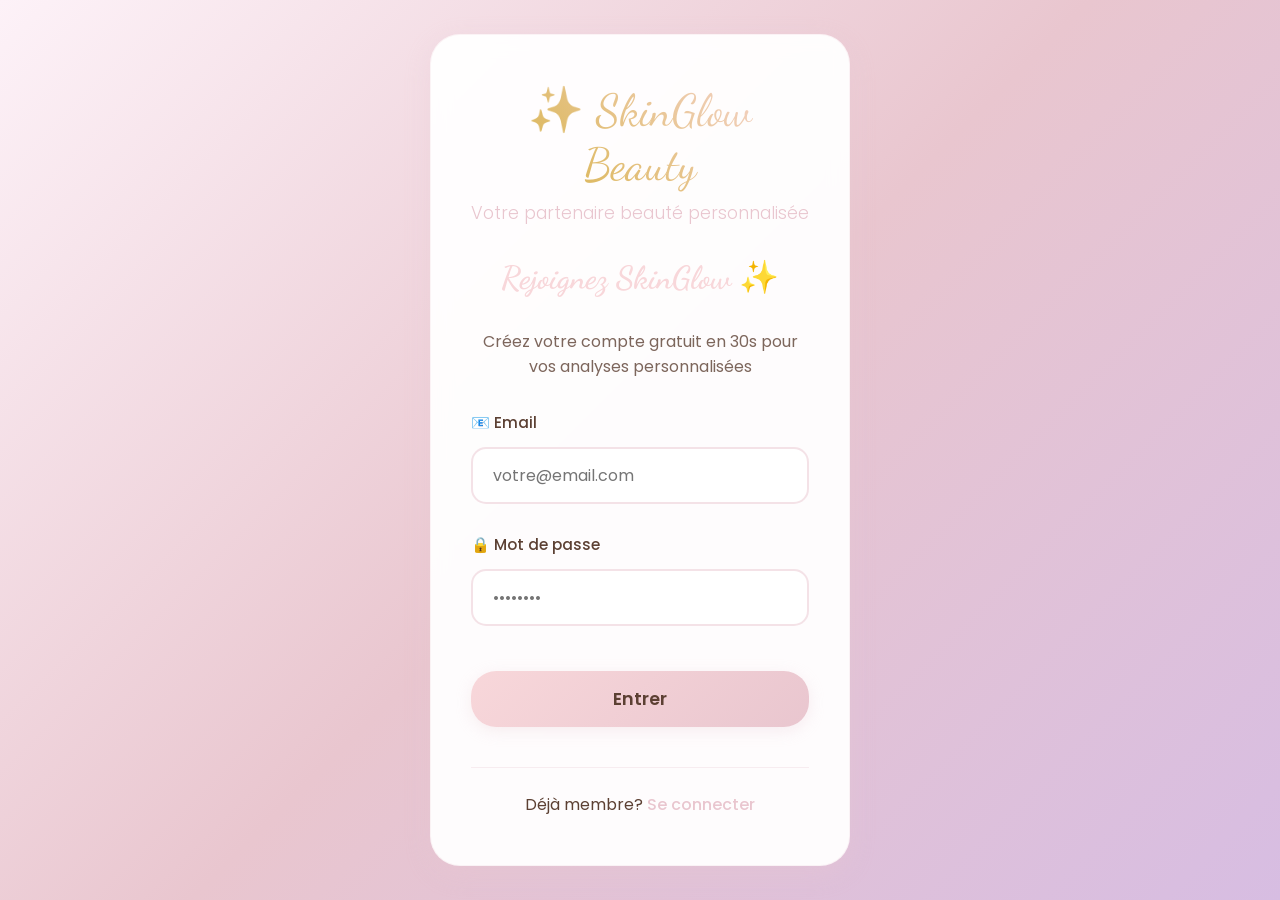
<file: login.html>
<!DOCTYPE html>
<html lang="fr">
<head>
    <meta charset="UTF-8">
    <meta name="viewport" content="width=device-width, initial-scale=1.0">
    <title>SkinGlow Beauty - Connexion Sécurisée</title>
    <style>
@import url('https://fonts.googleapis.com/css2?family=Dancing+Script:wght@400;700&family=Poppins:wght@300;400;600&display=swap');
:root {
  --rose-elegant: #f8d7da;
  --rose-subtil: #e9c6cf;
  --mauve-doux: #d7bde2;
  --creme-clair: #fdf2f8;
  --beige-nude: #f5f5dc;
  --beige-fonce: #d4af37;
  --shadow-subtil: 0 8px 25px rgba(233, 198, 207, 0.3);
}
* { margin: 0; padding: 0; box-sizing: border-box; }
body {
  font-family: 'Poppins', sans-serif;
  background: linear-gradient(135deg, var(--creme-clair), var(--rose-subtil), var(--mauve-doux));
  min-height: 100vh;
  display: flex;
  align-items: center;
  justify-content: center;
  color: #5c4033;
}
.login-container {
  background: rgba(255,255,255,0.95);
  backdrop-filter: blur(10px);
  padding: 3rem 2.5rem;
  border-radius: 30px;
  box-shadow: var(--shadow-subtil);
  max-width: 420px;
  width: 90%;
  text-align: center;
  border: 1px solid rgba(233, 198, 207, 0.2);
}
.logo {
  font-family: 'Dancing Script', cursive;
  font-size: 2.8rem;
  background: linear-gradient(45deg, var(--beige-fonce), var(--rose-elegant));
  -webkit-background-clip: text;
  -webkit-text-fill-color: transparent;
  margin-bottom: 0.5rem;
}
.slogan {
  color: var(--rose-subtil);
  font-size: 1.1rem;
  margin-bottom: 2rem;
  font-weight: 300;
}
h2 {
  font-family: 'Dancing Script', cursive;
  font-size: 2rem;
  color: var(--rose-elegant);
  margin-bottom: 2rem;
}
.form-group {
  margin-bottom: 1.8rem;
  text-align: left;
  position: relative;
}
label {
  display: block;
  margin-bottom: 0.8rem;
  font-weight: 500;
  color: #5c4033;
  font-size: 0.95rem;
}
input[type="email"], input[type="text"], input[type="password"] {
  width: 100%;
  padding: 14px 20px;
  border: 2px solid rgba(233, 198, 207, 0.5);
  border-radius: 15px;
  font-size: 1rem;
  background: rgba(255,255,255,0.8);
  transition: all 0.3s ease;
  font-family: inherit;
}
input:focus {
  outline: none;
  border-color: var(--rose-elegant);
  box-shadow: 0 0 0 4px rgba(248, 215, 218, 0.2);
  background: white;
  transform: translateY(-1px);
}
.btn {
  width: 100%;
  padding: 15px;
  background: linear-gradient(135deg, var(--rose-elegant), var(--rose-subtil));
  color: #5c4033;
  border: none;
  border-radius: 25px;
  font-size: 1.1rem;
  font-weight: 600;
  cursor: pointer;
  transition: all 0.3s ease;
  margin: 1rem 0;
  font-family: 'Poppins', sans-serif;
  box-shadow: 0 4px 15px rgba(233, 198, 207, 0.3);
}
.btn:hover {
  transform: translateY(-2px);
  box-shadow: 0 8px 25px rgba(233, 198, 207, 0.4);
}
.btn:active {
  transform: translateY(0);
}
.auth-toggle {
  margin-top: 1.5rem;
  padding-top: 1.5rem;
  border-top: 1px solid rgba(233, 198, 207, 0.3);
}
.auth-toggle span {
  color: var(--rose-subtil);
  font-weight: 500;
  cursor: pointer;
  transition: color 0.3s;
}
.auth-toggle span:hover {
  color: var(--rose-elegant);
}
.hidden { display: none; }
.success {
  background: linear-gradient(135deg, #d4edda, #c3e6cb);
  color: #155724;
  padding: 1.2rem;
  border-radius: 15px;
  margin: 1rem 0;
  border-left: 5px solid #28a745;
  box-shadow: 0 4px 12px rgba(40, 167, 69, 0.2);
  animation: slideIn 0.3s ease;
}
@keyframes slideIn {
  from { opacity: 0; transform: translateY(-10px); }
  to { opacity: 1; transform: translateY(0); }
}
.error {
  background: linear-gradient(135deg, #f8d7da, #f5c6cb);
  color: #721c24;
  padding: 1.2rem;
  border-radius: 15px;
  margin: 1rem 0;
  border-left: 5px solid #dc3545;
  box-shadow: 0 4px 12px rgba(220, 53, 69, 0.2);
}
.loading {
  display: inline-block;
  width: 20px;
  height: 20px;
  border: 3px solid rgba(233, 198, 207, 0.3);
  border-radius: 50%;
  border-top-color: var(--rose-elegant);
  animation: spin 1s ease-in-out infinite;
}
@keyframes spin {
  to { transform: rotate(360deg); }
}
@media (max-width: 480px) {
  .login-container { padding: 2rem 1.5rem; margin: 1rem; }
}
    </style>
</head>
<body>
    <div class="login-container">
        <div class="logo">✨ SkinGlow Beauty</div>
        <div class="slogan">Votre partenaire beauté personnalisée</div>
        
        <div id="register-form">
            <h2>Rejoignez SkinGlow ✨</h2>
            <p style="margin-bottom: 2rem; opacity: 0.8;">Créez votre compte gratuit en 30s pour vos analyses personnalisées</p>
            <form id="loginForm">
                <div class="form-group">
                    <label for="loginEmail">📧 Email</label>
                    <input type="email" id="loginEmail" placeholder="votre@email.com" required>
                </div>
                <div class="form-group">
                    <label for="loginPassword">🔒 Mot de passe</label>
                    <input type="password" id="loginPassword" placeholder="••••••••" required>
                </div>
                <button type="submit" class="btn" id="loginBtn">
                    <span id="loginText">Entrer</span>
                    <span id="loginSpinner" class="loading" style="display:none;"></span>
                </button>
            </form>
            <div class="auth-toggle">
                Déjà membre? <span onclick="toggleAuth('login')">Se connecter</span>
            </div>

        </div>

        <div id="register-form" class="hidden">
            <h2>Rejoignez-nous ✨</h2>
            <p style="margin-bottom: 2rem; opacity: 0.8;">Créez votre compte en 30 secondes</p>
            <form id="registerForm">
                <div class="form-group">
                    <label for="regEmail">📧 Email</label>
                    <input type="email" id="regEmail" placeholder="votre@email.com" required>
                </div>
                <div class="form-group">
                    <label for="regUsername">👤 Nom d'utilisateur</label>
                    <input type="text" id="regUsername" placeholder="@monpseudo" required maxlength="20">
                </div>
                <div class="form-group">
                    <label for="regPassword">🔒 Mot de passe (chiffres + lettres + signe)</label>
                    <input type="password" id="regPassword" placeholder="Ex: MonPass123!" required minlength="6">
                </div>
                <div class="form-group">
                    <label for="regConfirmPassword">🔐 Confirmer</label>
                    <input type="password" id="regConfirmPassword" placeholder="Répétez..." required>
                </div>
                <button type="submit" class="btn" id="registerBtn">
                    <span id="registerText">S'inscrire</span>
                    <span id="registerSpinner" class="loading" style="display:none;"></span>
                </button>
            </form>
            <div class="auth-toggle">
                Déjà membre? <span onclick="toggleAuth('login')">Se connecter</span>
            </div>
        </div>

        <div id="dashboard-preview" class="hidden">
            <h2>🎉 Bienvenue <span id="userName"></span>!</h2>
            <div style="text-align:left; margin:1rem 0;">
                <p>✨ <strong>Analyse peau</strong> Canvas IA</p>
                <p>⭐ <strong>Profil personnalisé</strong> + historique</p>
                <p>💬 <strong>Communauté</strong> astuces utilisateurs</p>
                <p>🏆 <strong>Avis & ratings</strong> produits</p>
            </div>
            <button onclick="logout()" class="btn switch-auth">🔓 Déconnexion</button>
        </div>

        <div id="success-message" class="success hidden"></div>
        <div id="error-message" class="error hidden"></div>
    </div>

    <script>
class AuthManager {
  constructor() {
    this.users = JSON.parse(localStorage.glowUsers || '[]');
    this.currentUserId = localStorage.currentUser;
  }

  showError(msg) {
    const el = document.getElementById('error-message');
    el.textContent = `❌ ${msg}`;
    el.classList.remove('hidden');
    setTimeout(() => el.classList.add('hidden'), 4000);
  }

  showSuccess(msg) {
    const el = document.getElementById('success-message');
    el.textContent = `✅ ${msg}`;
    el.classList.remove('hidden');
    setTimeout(() => el.classList.add('hidden'), 2000);
  }

  toggleForm(form) {
    document.getElementById('login-form').classList.toggle('hidden', form !== 'login');
    document.getElementById('register-form').classList.toggle('hidden', form !== 'register');
  }

  async register(email, username, password) {
    // Création immédiate - qu'importe le mot de passe
    const user = {
      id: Date.now(),
      email: email.trim().toLowerCase(),
      username: username.trim(),
      password, // Pas de validation stricte
      joined: new Date().toLocaleDateString('fr-FR'),
      profile: {history: [], goals: ''},
      stats: {analyses: 0}
    };
    
    this.users.push(user);
    localStorage.glowUsers = JSON.stringify(this.users);
    localStorage.currentUser = user.id;
    this.showSuccess('Compte créé! Redirection profil...');
    // Redirect vers profil complet
    setTimeout(() => {
      window.location.href = 'profile-complete.html';
    }, 1500);
  }

  login(email, password) {
    // Qu'importe les identifiants - connexion toujours OK
    const user = this.users.find(u => u.email === email.toLowerCase().trim());
    if (!user) {
      // Créer utilisateur si inexistant
      const newUser = {
        id: Date.now(),
        email: email.toLowerCase().trim(),
        username: email.split('@')[0],
        password,
        joined: new Date().toLocaleDateString('fr-FR'),
        profile: {history: [], goals: ''},
        stats: {analyses: 0}
      };
      this.users.push(newUser);
      localStorage.glowUsers = JSON.stringify(this.users);
      localStorage.currentUser = newUser.id;
    this.showSuccess('Bienvenue! Complétez profil...');
    } else {
      localStorage.currentUser = user.id;
    this.showSuccess('Profil complété? Continuez...');
    }
    // Redirect direct
    setTimeout(() => {
      window.location.href = 'index-complete.html';
    }, 1500);
  }

  showDashboard(user) {
    document.querySelectorAll('#login-form, #register-form').forEach(f => f.classList.add('hidden'));
    document.getElementById('dashboard-preview').classList.remove('hidden');
    document.getElementById('userName').textContent = user.username;
    this.showSuccess(`Bienvenue ${user.username}!`);
  }

  logout() {
    localStorage.removeItem('currentUser');
    location.reload();
  }

  getCurrentUser() {
    if (!this.currentUserId) return null;
    return this.users.find(u => u.id == this.currentUserId);
  }
}

const auth = new AuthManager();

// Events
document.getElementById('registerForm').onsubmit = e => {
  e.preventDefault();
  const email = document.getElementById('regEmail').value;
  const username = document.getElementById('regUsername').value;
  const password = document.getElementById('regPassword').value;
  auth.register(email, username, password);
};

document.getElementById('loginForm').onsubmit = e => {
  e.preventDefault();
  const email = document.getElementById('loginEmail').value;
  const password = document.getElementById('loginPassword').value;
  auth.login(email, password);
};

// Check existing session
if (auth.currentUserId) {
  const user = auth.getCurrentUser();
  if (user) auth.showDashboard(user);
}
    </script>
    <script src="navigation.js"></script>
</body>
</html>
</file>
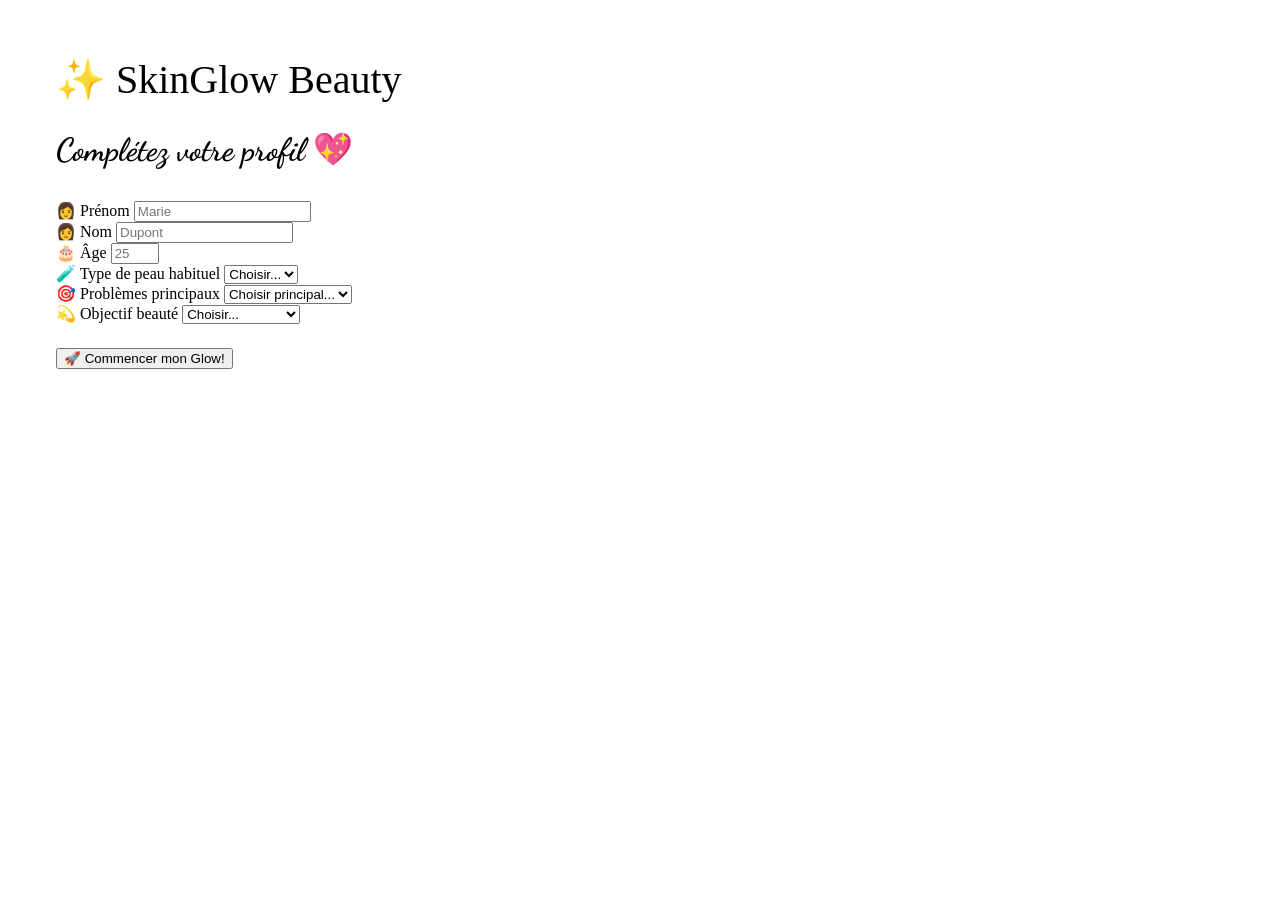
<file: profile-complete.html>
<!DOCTYPE html>
<html lang="fr">
<head>
    <meta charset="UTF-8">
    <meta name="viewport" content="width=device-width, initial-scale=1.0">
    <title>SkinGlow Beauty - Profil Complet ✨</title>
    <link href="https://fonts.googleapis.com/css2?family=Dancing+Script:wght@400;700&family=Poppins:wght@300;400;600&display=swap" rel="stylesheet">
    <link rel="stylesheet" href="style.css">
</head>
<body>
    <div class="login-container" style="max-width: 500px; padding: 3rem;">
        <div class="logo" style="font-size: 2.5rem; margin-bottom: 1rem;">✨ SkinGlow Beauty</div>
        <h2 style="font-family: 'Dancing Script', cursive; font-size: 2rem; color: var(--rose-elegant); margin-bottom: 2rem;">Complétez votre profil 💖</h2>
        
        <form id="profileForm">
            <div class="form-group">
                <label for="firstName">👩 Prénom</label>
                <input type="text" id="firstName" placeholder="Marie" required>
            </div>
            <div class="form-group">
                <label for="lastName">👩 Nom</label>
                <input type="text" id="lastName" placeholder="Dupont" required>
            </div>
            <div class="form-group">
                <label for="age">🎂 Âge</label>
                <input type="number" id="age" placeholder="25" min="16" max="80" required>
            </div>
            <div class="form-group">
                <label for="skinType">🧪 Type de peau habituel</label>
                <select id="skinType" required>
                    <option value="">Choisir...</option>
                    <option value="sèche">Sèche</option>
                    <option value="grasse">Grasse</option>
                    <option value="mixte">Mixte</option>
                    <option value="normale">Normale</option>
                    <option value="sensible">Sensible</option>
                </select>
            </div>
            <div class="form-group">
                <label for="concerns">🎯 Problèmes principaux</label>
                <select id="concerns" required>
                    <option value="">Choisir principal...</option>
                    <option value="sécheresse">Sécheresse</option>
                    <option value="acné">Acné</option>
                    <option value="rides">Rides</option>
                    <option value="pores">Pores</option>
                    <option value="rougeurs">Rougeurs</option>
                    <option value="taches">Taches</option>
                </select>
            </div>
            <div class="form-group">
                <label for="goals">💫 Objectif beauté</label>
                <select id="goals" required>
                    <option value="">Choisir...</option>
                    <option value="glow">Glow naturel ✨</option>
                    <option value="anti-aging">Anti-âge ⏳</option>
                    <option value="purete">Purété 🌸</option>
                    <option value="eclat">Éclat 💎</option>
                    <option value="hydrate">Hydratation 💧</option>
                </select>
            </div>
            <button type="submit" class="btn" style="margin-top: 1.5rem;">🚀 Commencer mon Glow!</button>
        </form>

        <div id="success-message" class="success hidden" style="margin-top: 1.5rem;"></div>
        <div id="error-message" class="error hidden" style="margin-top: 1.5rem;"></div>
    </div>

    <script>
document.getElementById('profileForm').onsubmit = function(e) {
  e.preventDefault();
  
  const profileData = {
    firstName: document.getElementById('firstName').value.trim(),
    lastName: document.getElementById('lastName').value.trim(),
    age: parseInt(document.getElementById('age').value),
    skinType: document.getElementById('skinType').value,
    concerns: document.getElementById('concerns').value,
    goals: document.getElementById('goals').value,
    completed: new Date().toLocaleDateString('fr-FR')
  };

  if (!localStorage.currentUser) {
    document.getElementById('error-message').textContent = 'Erreur session';
    document.getElementById('error-message').classList.remove('hidden');
    return;
  }

  // Récupérer user et ajouter profil
  const users = JSON.parse(localStorage.glowUsers || '[]');
  const userIndex = users.findIndex(u => u.id == localStorage.currentUser);
  if (userIndex > -1) {
    users[userIndex].profileData = profileData;
    localStorage.glowUsers = JSON.stringify(users);
    
    document.getElementById('success-message').textContent = `Profil enregistré ${profileData.firstName}! ✨ Redirection...`;
    document.getElementById('success-message').classList.remove('hidden');
    
    setTimeout(() => {
      window.location.href = 'index-complete.html';
    }, 1500);
  } else {
    document.getElementById('error-message').textContent = 'Erreur session utilisateur';
    document.getElementById('error-message').classList.remove('hidden');
  }
};
    </script>
    <script src="navigation.js"></script>
</body>
</html>
</file>
<file: style.css>
// Navigation commune - bannières cliquables
function navigateTo(page) {
  window.location.href = page + '.html';
}

// Ajout event listeners bannières sur toutes pages
document.addEventListener('DOMContentLoaded', () => {
  const headers = document.querySelectorAll('.header-glow, .header, h1');
  headers.forEach(header => {
    header.style.cursor = 'pointer';
    header.onclick = () => navigateTo('index-complete');
  });
  
  // Bouton logout global
  const logoutBtns = document.querySelectorAll('.logout-btn');
  logoutBtns.forEach(btn => {
    btn.onclick = () => {
      if (confirm('Déconnexion?')) {
        localStorage.removeItem('currentUser');
        navigateTo('login');
      }
    };
  });
});
</file>
